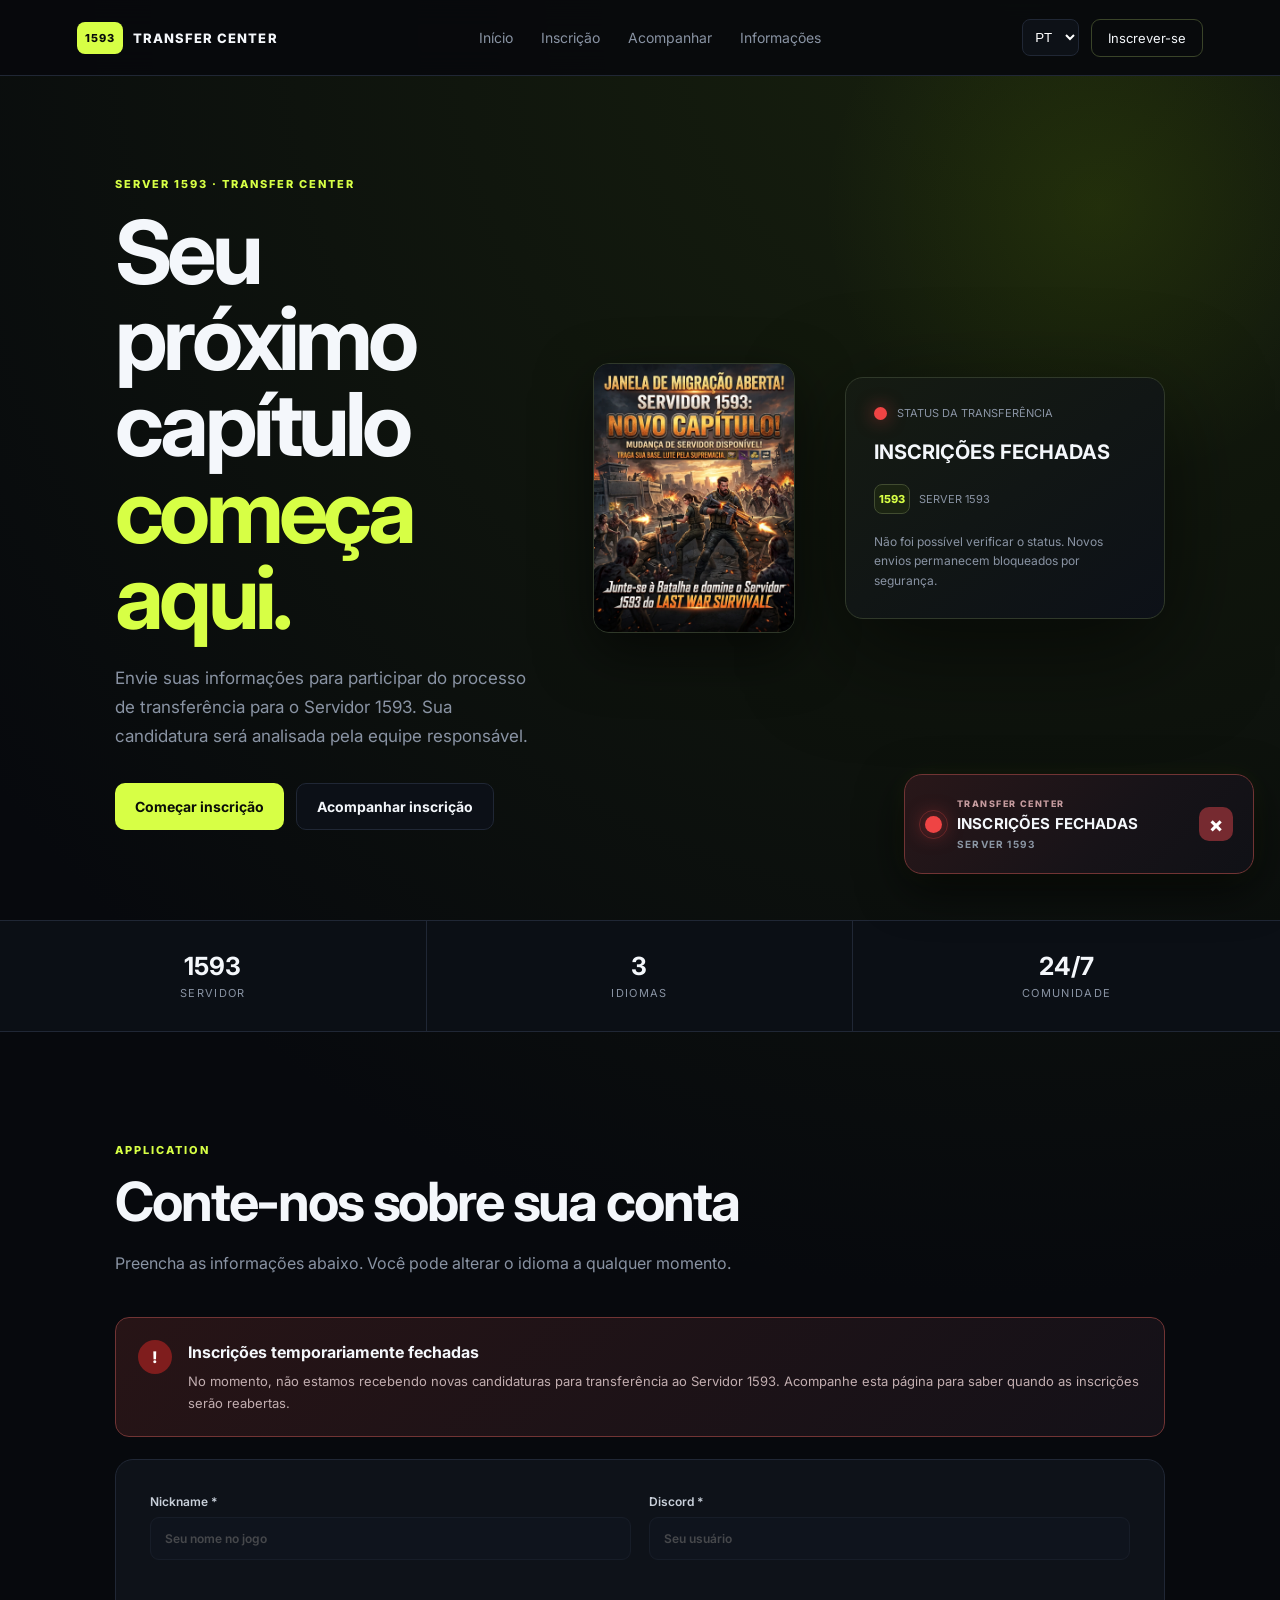
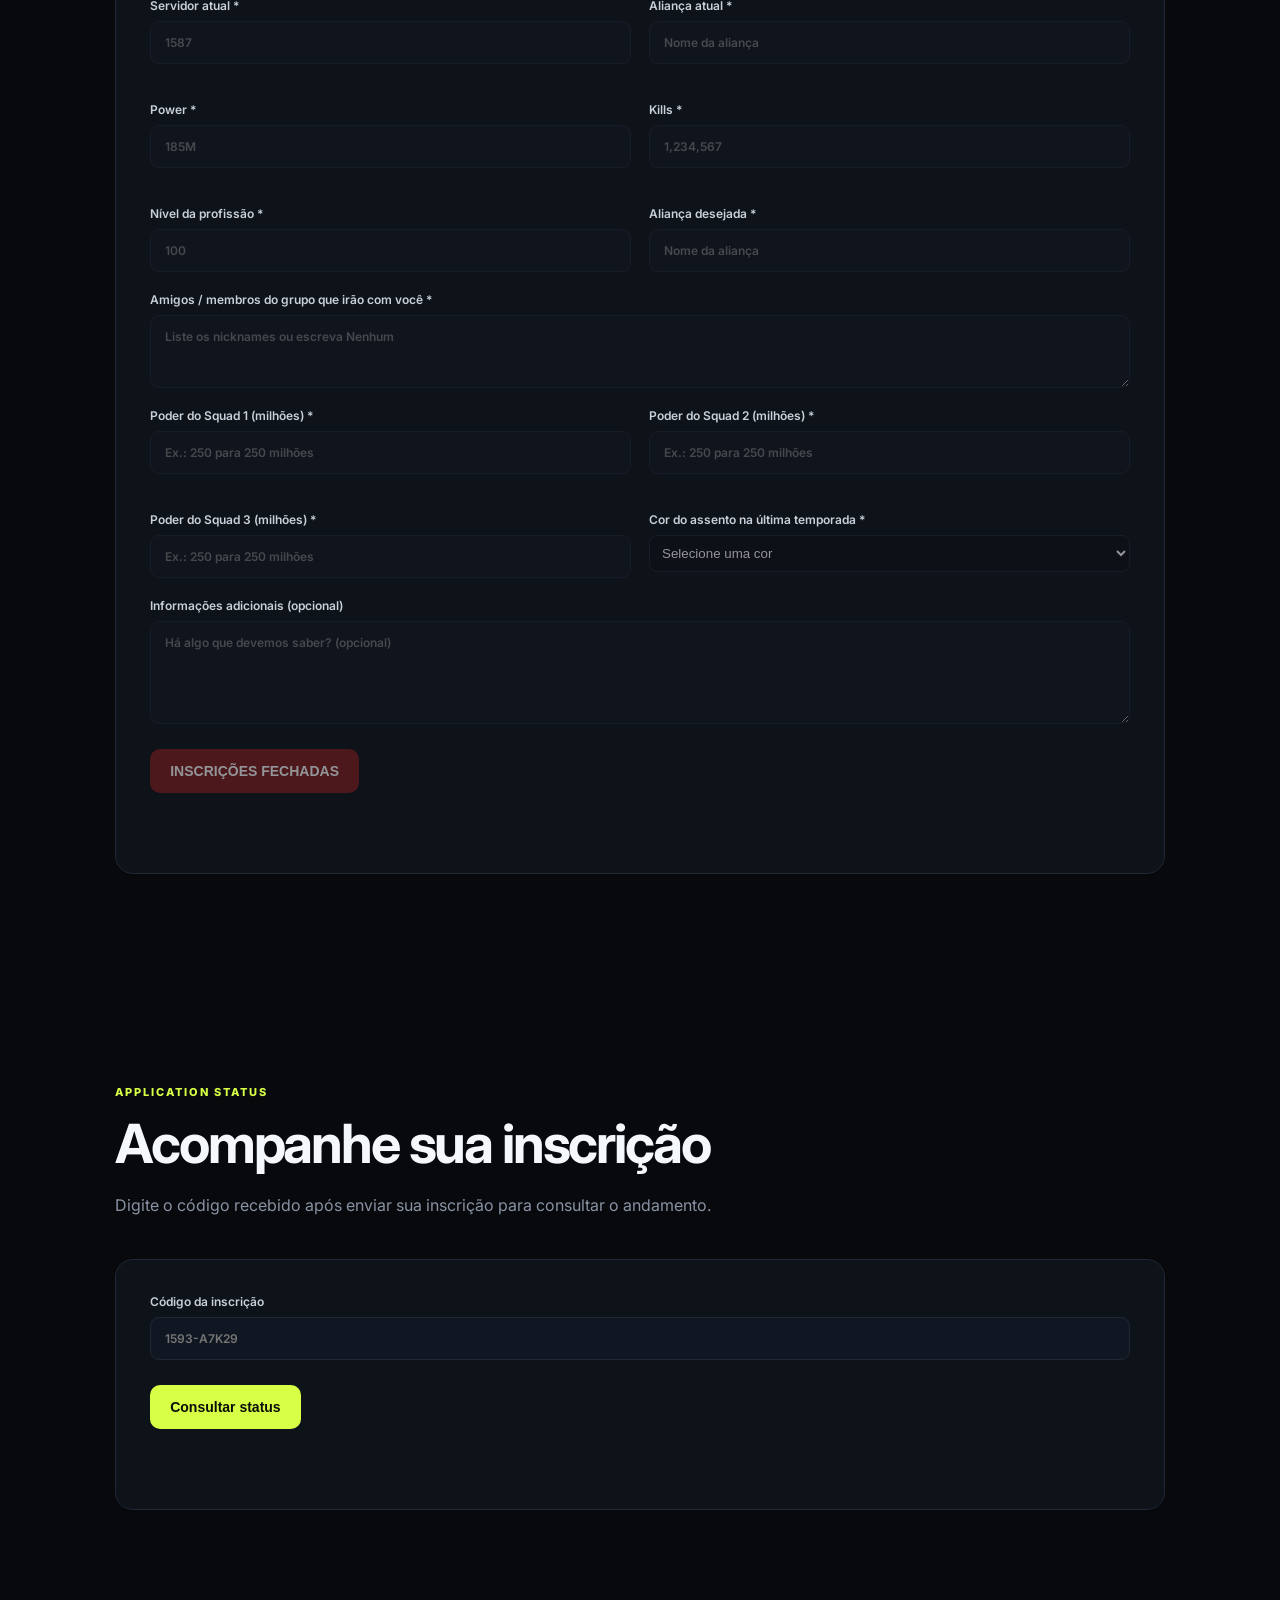
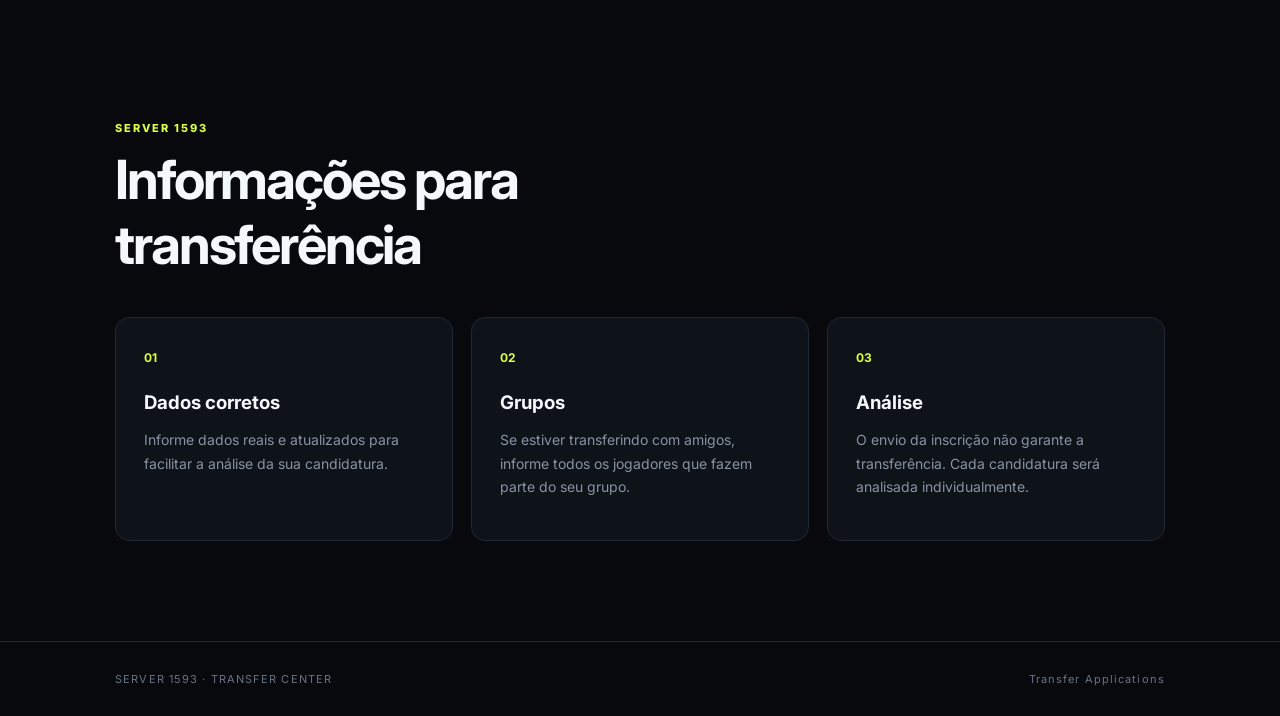
<file: index.html>
<!doctype html>
<html lang="pt-BR">
<head>
  <meta charset="UTF-8">
  <meta name="viewport" content="width=device-width, initial-scale=1.0">
  <meta name="description" content="Server 1593 Transfer Center">
  <meta name="theme-color" content="#0b0f14">
  <title>Server 1593 · Transfer Center</title>
  <link rel="stylesheet" href="./styles.css">
</head>
<body>
  <header class="nav">
    <div class="brand">
      <span class="brand-mark">1593</span>
      <span>TRANSFER CENTER</span>
    </div>

    <nav>
      <a href="#home" data-i18n="nav_home">Início</a>
      <a href="#apply" data-i18n="nav_apply">Inscrição</a>
      <a href="#status" data-i18n="nav_status">Acompanhar</a>
      <a href="#rules" data-i18n="nav_rules">Informações</a>
    </nav>

    <div class="nav-right">
      <select id="language" aria-label="Language">
        <option value="pt">PT</option>
        <option value="en">EN</option>
        <option value="es">ES</option>
      </select>
      <a class="nav-cta" href="#apply" data-i18n="nav_cta">Inscrever-se</a>
    </div>
  </header>

  <main>
    <section id="home" class="hero">
      <div class="hero-glow"></div>

      <div class="hero-copy">
        <p class="eyebrow" data-i18n="eyebrow">
          SERVER 1593 · TRANSFER CENTER
        </p>

        <h1 data-i18n="hero_title">
          Seu próximo capítulo<br><span>começa aqui.</span>
        </h1>

        <p class="lead" data-i18n="hero_lead">
          Envie suas informações para participar do processo de transferência
          para o Servidor 1593. Sua candidatura será analisada pela equipe responsável.
        </p>

        <div class="hero-actions">
          <a class="button primary" href="#apply" data-i18n="hero_button">
            Começar inscrição
          </a>
          <a class="button ghost" href="#status" data-i18n="status_button">
            Acompanhar inscrição
          </a>
        </div>
      </div>

<div class="hero-promo">
  <img
    id="transfer-banner"
    src="./images/banner-en.jpeg"
    alt="Server 1593 — Migration Window Open"
    loading="eager"
  />
</div>
      <div class="hero-card" id="transfer-status-card">
        <div class="hero-status-heading">
          <span id="public-status-dot" class="status-dot is-loading" aria-hidden="true"></span>
          <small data-i18n="status_label">STATUS DA TRANSFERÊNCIA</small>
        </div>

        <strong id="public-registration-status" aria-live="polite">
          Verificando status...
        </strong>

        <span class="server-label">
          <span class="server-symbol">1593</span>
          <span>SERVER 1593</span>
        </span>

        <p id="public-status-description" class="status-description" aria-live="polite">
          Verificando disponibilidade das inscrições.
        </p>
      </div>
    </section>

    <section class="stats">
      <div>
        <strong>1593</strong>
        <span data-i18n="stat_server">Servidor</span>
      </div>
      <div>
        <strong>3</strong>
        <span data-i18n="stat_languages">Idiomas</span>
      </div>
      <div>
        <strong>24/7</strong>
        <span data-i18n="stat_community">Comunidade</span>
      </div>
    </section>

    <section id="apply" class="section application">
      <div class="section-heading">
        <p class="eyebrow" data-i18n="application_eyebrow">APPLICATION</p>
        <h2 data-i18n="application_title">Conte-nos sobre sua conta</h2>
        <p data-i18n="application_lead">
          Preencha as informações abaixo. Você pode alterar o idioma a qualquer momento.
        </p>
      </div>

      <div id="registration-closed-notice" class="registration-notice" hidden>
        <span class="notice-icon" aria-hidden="true">!</span>
        <div>
          <h3 data-i18n="closed_title">Inscrições temporariamente fechadas</h3>
          <p data-i18n="closed_message">
            No momento, não estamos recebendo novas candidaturas para transferência ao Servidor 1593. Acompanhe esta página para saber quando as inscrições serão reabertas.
          </p>
        </div>
      </div>

      <form id="application-form" class="form-card">
        <div class="form-grid">
          <label>
            <span data-i18n="nickname">Nickname *</span>
            <input name="nickname" required maxlength="80"
              data-i18n-placeholder="nickname_ph" placeholder="Seu nome no jogo">
          </label>

          <label>
            <span data-i18n="discord">Discord *</span>
            <input name="discord" required maxlength="80"
              data-i18n-placeholder="discord_ph" placeholder="Seu usuário">
          </label>

          <label>
            <span data-i18n="current_server">Servidor atual *</span>
            <input name="current_server" type="number" required min="1" step="1"
              data-i18n-placeholder="current_server_ph" placeholder="1587">
          </label>

          <label>
            <span data-i18n="current_alliance">Aliança atual *</span>
            <input name="current_alliance" required maxlength="80"
              data-i18n-placeholder="alliance_ph" placeholder="Nome da aliança">
          </label>

          <label>
            <span data-i18n="power">Power *</span>
            <input name="power" required maxlength="30"
              data-i18n-placeholder="power_ph" placeholder="185M">
          </label>

          <label>
            <span data-i18n="kills">Kills *</span>
            <input name="kills" required maxlength="30"
              data-i18n-placeholder="kills_ph" placeholder="1,234,567">
          </label>

          <label>
            <span data-i18n="profession">Nível da profissão *</span>
            <input name="profession" type="number" required min="0" step="1"
              data-i18n-placeholder="profession_ph" placeholder="100">
          </label>

          <label>
            <span data-i18n="desired_alliance">Aliança desejada *</span>
            <input name="desired_alliance" required maxlength="80"
              data-i18n-placeholder="desired_ph" placeholder="Nome da aliança">
          </label>
        </div>

        <label>
          <span data-i18n="friends">Amigos / membros do grupo que irão com você *</span>
          <textarea name="friends" rows="3" required
            data-i18n-placeholder="friends_ph"
            placeholder="Liste os nicknames ou escreva Nenhum"></textarea>
        </label>

        <div class="form-grid">
          <label>
            <span data-i18n="squad1">Poder do Squad 1 (milhões) *</span>
            <input name="squad_1" type="number" required min="0" step="any"
              data-i18n-placeholder="squad_ph" placeholder="250">
          </label>

          <label>
            <span data-i18n="squad2">Poder do Squad 2 (milhões) *</span>
            <input name="squad_2" type="number" required min="0" step="any"
              data-i18n-placeholder="squad_ph" placeholder="180">
          </label>

          <label>
            <span data-i18n="squad3">Poder do Squad 3 (milhões) *</span>
            <input name="squad_3" type="number" required min="0" step="any"
              data-i18n-placeholder="squad_ph" placeholder="120">
          </label>

          <label>
            <span data-i18n="contact">Cor do assento na última temporada *</span>
            <select name="contact" required>
              <option value="" selected disabled data-i18n="seat_placeholder">
                Selecione uma cor
              </option>
              <option value="Dourado" data-i18n="seat_gold">Dourado</option>
              <option value="Roxo" data-i18n="seat_purple">Roxo</option>
              <option value="Azul" data-i18n="seat_blue">Azul</option>
              <option value="Branco" data-i18n="seat_white">Branco</option>
            </select>
          </label>
        </div>

        <label>
          <span data-i18n="comments">Informações adicionais (opcional)</span>
          <textarea name="comments" rows="5"
            data-i18n-placeholder="comments_ph"
            placeholder="Há algo que devemos saber?"></textarea>
        </label>

        <input type="hidden" name="language" id="form-language" value="pt">

        <button class="button primary submit" type="submit" data-i18n="submit">
          Enviar inscrição
        </button>

        <p id="form-message" class="form-message" role="status" aria-live="polite"></p>
      </form>
    </section>

    <section id="status" class="section status-section">
      <div class="section-heading">
        <p class="eyebrow" data-i18n="status_eyebrow">APPLICATION STATUS</p>
        <h2 data-i18n="status_title">Acompanhe sua inscrição</h2>
        <p data-i18n="status_description">
          Digite o código recebido após enviar sua inscrição para consultar o andamento.
        </p>
      </div>

      <div class="form-card status-card">
        <label for="application-code">
          <span data-i18n="status_code_label">Código da inscrição</span>
          <input id="application-code" type="text" maxlength="10"
            placeholder="1593-A7K29" autocomplete="off">
        </label>

        <button id="check-status" class="button primary submit" type="button" data-i18n="status_check">
          Consultar status
        </button>

        <p id="status-message" class="form-message" role="status" aria-live="polite"></p>

        <div id="status-result" class="status-result" hidden>
          <div class="status-result-code">
            <small data-i18n="status_result_code">Código da inscrição</small>
            <strong id="result-code"></strong>
          </div>
          <div class="status-result-status">
            <small data-i18n="status_result_status">Status</small>
            <strong id="result-status"></strong>
          </div>
        </div>
      </div>
    </section>

    <section id="rules" class="section rules">
      <div class="section-heading">
        <p class="eyebrow" data-i18n="info_eyebrow">SERVER 1593</p>
        <h2 data-i18n="info_title">Informações para transferência</h2>
      </div>

      <div class="rule-grid">
        <article>
          <b>01</b>
          <h3 data-i18n="rule1_title">Dados corretos</h3>
          <p data-i18n="rule1_text">
            Informe dados reais e atualizados para facilitar a análise da sua candidatura.
          </p>
        </article>
        <article>
          <b>02</b>
          <h3 data-i18n="rule2_title">Grupos</h3>
          <p data-i18n="rule2_text">
            Se estiver transferindo com amigos, informe todos os jogadores que fazem parte do seu grupo.
          </p>
        </article>
        <article>
          <b>03</b>
          <h3 data-i18n="rule3_title">Análise</h3>
          <p data-i18n="rule3_text">
            O envio da inscrição não garante a transferência. Cada candidatura será analisada individualmente.
          </p>
        </article>
      </div>
    </section>
  </main>

  <footer>
    <span>SERVER 1593 · TRANSFER CENTER</span>
    <span data-i18n="footer">Transfer Applications</span>
  </footer>

  <a id="floating-apply" class="floating-apply is-loading" href="#apply"
    aria-label="Status das inscrições" aria-live="polite">
    <span id="floating-status-dot" class="floating-status-dot" aria-hidden="true"></span>
    <span class="floating-content">
      <span class="floating-kicker">TRANSFER CENTER</span>
      <strong id="floating-status-text">Verificando status...</strong>
      <span class="floating-server">SERVER 1593</span>
    </span>
    <span id="floating-arrow" class="floating-arrow" aria-hidden="true">↗</span>
  </a>

  <script type="module" src="./app.js"></script>
</body>
</html>
</file>
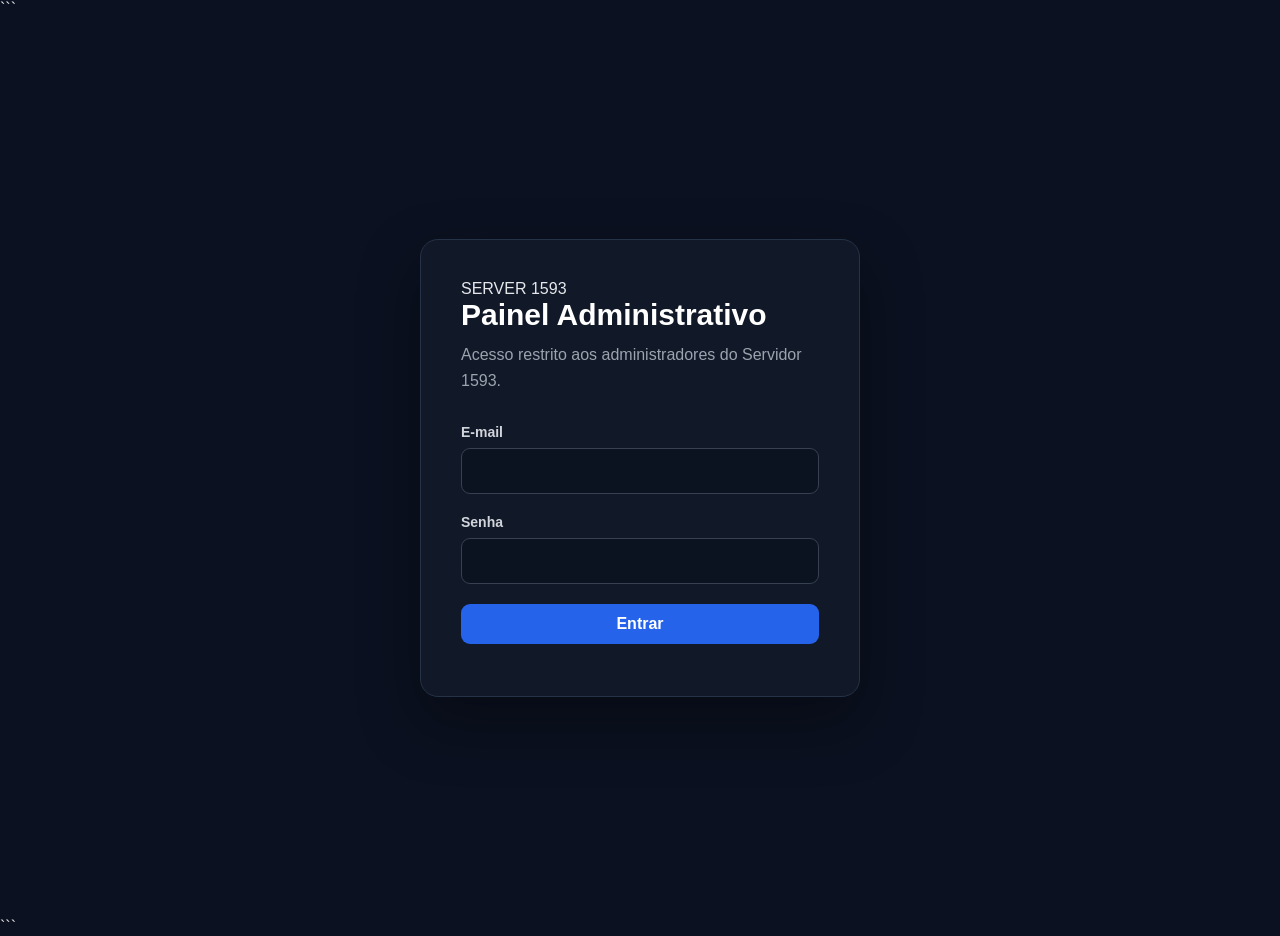
<file: admin/index.html>
<!DOCTYPE html>

<html lang="pt-BR">
<head>
  <meta charset="UTF-8">
  <meta name="viewport" content="width=device-width, initial-scale=1.0">

<meta
name="description"
content="Server 1593 - Administrative Panel"

>

  <title>Server 1593 · Admin</title>

  <link rel="stylesheet" href="admin.css">
</head>

<body>

  <main class="admin-page">

```
<!-- LOGIN -->
<section id="login-section" class="panel-section">

  <div class="login-card">

    <div class="login-header">
      <div class="eyebrow">
        SERVER 1593
      </div>

      <h1>
        Painel Administrativo
      </h1>

      <p>
        Acesso restrito aos administradores do Servidor 1593.
      </p>
    </div>

    <form id="login-form">

      <div class="field">

        <label for="admin-email">
          E-mail
        </label>

        <input
          type="email"
          id="admin-email"
          autocomplete="email"
          required
        >

      </div>

      <div class="field">

        <label for="admin-password">
          Senha
        </label>

        <input
          type="password"
          id="admin-password"
          autocomplete="current-password"
          required
        >

      </div>

      <button
        type="submit"
        class="primary-button"
      >
        Entrar
      </button>

      <div
        id="login-message"
        class="message"
        aria-live="polite"
      ></div>

    </form>

  </div>

</section>


<!-- DASHBOARD -->
<section
  id="dashboard-section"
  class="panel-section"
  hidden
>

  <header class="dashboard-header">

    <div>

      <div class="eyebrow">
        SERVER 1593 · ADMIN
      </div>

      <h1>
        Candidaturas
      </h1>

      <p id="admin-user-email"></p>

    </div>

    <button
      type="button"
      id="logout-button"
      class="secondary-button"
    >
      Sair
    </button>

  </header>
<!-- CONTROLE DE INSCRIÇÕES -->
<section class="registration-control" aria-labelledby="registration-title">
  <div class="registration-info">
    <div class="eyebrow">CONFIGURAÇÕES DO SERVIDOR</div>
    <h2 id="registration-title">Controle de inscrições</h2>

    <p id="registration-description">
      Verificando o status das inscrições...
    </p>

    <div id="registration-status" class="registration-status" aria-live="polite">
      <span class="registration-indicator"></span>
      <strong id="registration-status-text">Carregando...</strong>
    </div>
  </div>

  <div class="registration-actions">
    <button
      type="button"
      id="toggle-registrations-button"
      class="primary-button"
      disabled
    >
      Carregando...
    </button>

    <p id="registration-message" class="message" aria-live="polite"></p>
  </div>
</section>

  <!-- ESTATÍSTICAS -->

  <section class="stats-grid">

    <article class="stat-card">

      <span class="stat-label">
        Total
      </span>

      <strong id="stat-total">
        0
      </strong>

    </article>


    <article class="stat-card">

      <span class="stat-label">
        Pendentes
      </span>

      <strong id="stat-pending">
        0
      </strong>

    </article>


    <article class="stat-card">

      <span class="stat-label">
        Em análise
      </span>

      <strong id="stat-reviewing">
        0
      </strong>

    </article>


    <article class="stat-card">

      <span class="stat-label">
        Aprovadas
      </span>

      <strong id="stat-approved">
        0
      </strong>

    </article>


    <article class="stat-card">

      <span class="stat-label">
        Rejeitadas
      </span>

      <strong id="stat-rejected">
        0
      </strong>

    </article>


    <article class="stat-card">

      <span class="stat-label">
        Transferidas
      </span>

      <strong id="stat-transferred">
        0
      </strong>

    </article>

  </section>


  <!-- FILTROS -->

  <section class="filters-card">

    <div class="filter-field">

      <label for="search-input">
        Pesquisar
      </label>

      <input
        type="search"
        id="search-input"
        placeholder="Nickname, código ou Discord"
      >

    </div>


    <div class="filter-field">

      <label for="status-filter">
        Status
      </label>

      <select id="status-filter">

        <option value="all">
          Todos
        </option>

        <option value="pending">
          Pendente
        </option>

        <option value="reviewing">
          Em análise
        </option>

        <option value="approved">
          Aprovado
        </option>

        <option value="rejected">
          Rejeitado
        </option>

        <option value="transferred">
          Transferido
        </option>

        <option value="cancelled">
          Cancelado
        </option>

      </select>

    </div>


    <button
      type="button"
      id="refresh-button"
      class="secondary-button"
    >
      Atualizar
    </button>

  </section>


  <!-- LISTA -->

  <section class="applications-card">

    <div class="section-header">

      <div>

        <div class="eyebrow">
          APPLICATIONS
        </div>

        <h2>
          Inscrições recebidas
        </h2>

      </div>

      <span id="applications-count">
        0 inscrições
      </span>

    </div>


    <div
      id="applications-message"
      class="message"
      aria-live="polite"
    ></div>


    <div class="table-wrapper">

      <table>

        <thead>

          <tr>

            <th>
              Código
            </th>

            <th>
              Nickname
            </th>

            <th>
              Servidor
            </th>

            <th>
              Power
            </th>

            <th>
              Aliança
            </th>

            <th>
              Status
            </th>

            <th>
              Data
            </th>

            <th>
              Ação
            </th>

          </tr>

        </thead>

        <tbody id="applications-table-body">

        </tbody>

      </table>

    </div>

  </section>


  <!-- DETALHES -->

  <section
    id="application-details"
    class="details-card"
    hidden
  >

    <div class="section-header">

      <div>

        <div class="eyebrow">
          APPLICATION DETAILS
        </div>

        <h2 id="details-title">
          Detalhes da candidatura
        </h2>

      </div>

      <button
        type="button"
        id="close-details-button"
        class="secondary-button"
      >
        Fechar
      </button>

    </div>


    <div
      id="details-content"
      class="details-content"
    >

    </div>


    <div class="admin-actions">

      <div class="field">

        <label for="details-status">
          Status da candidatura
        </label>

        <select id="details-status">

          <option value="pending">
            Pendente
          </option>

          <option value="reviewing">
            Em análise
          </option>

          <option value="approved">
            Aprovado
          </option>

          <option value="rejected">
            Rejeitado
          </option>

          <option value="transferred">
            Transferido
          </option>

          <option value="cancelled">
            Cancelado
          </option>

        </select>

      </div>


      <div class="field">

        <label for="admin-notes">
          Observações administrativas
        </label>

        <textarea
          id="admin-notes"
          rows="5"
          placeholder="Adicione observações internas sobre esta candidatura..."
        ></textarea>

      </div>


      <button
        type="button"
        id="save-application-button"
        class="primary-button"
      >
        Salvar alterações
      </button>


      <div
        id="save-message"
        class="message"
        aria-live="polite"
      ></div>

    </div>

  </section>

</section>
```

  </main>

  <script src="admin.js"></script>

</body>
</html>
</file>
<file: styles.css>
@import url('https://fonts.googleapis.com/css2?family=Inter:wght@400;500;600;700;800&display=swap');

:root {
  --bg: #07090d;
  --panel: #0e1219;
  --panel2: #111722;
  --text: #f4f7fb;
  --muted: #8993a3;
  --line: #202735;
  --accent: #d7ff45;
  --open: #22c55e;
  --closed: #ef4444;
}

* { box-sizing: border-box; }
html { scroll-behavior: smooth; scroll-padding-top: 90px; }
body {
  margin: 0;
  background: radial-gradient(circle at 80% 0%, #17200d 0, transparent 32%), var(--bg);
  color: var(--text);
  font-family: Inter, system-ui, sans-serif;
}
a { color: inherit; text-decoration: none; }
[hidden] { display: none !important; }

.nav {
  height: 76px;
  display: flex;
  align-items: center;
  justify-content: space-between;
  padding: 0 6vw;
  border-bottom: 1px solid var(--line);
  position: sticky;
  top: 0;
  background: rgba(7,9,13,.88);
  backdrop-filter: blur(14px);
  z-index: 10;
}
.brand {
  display: flex;
  align-items: center;
  gap: 10px;
  font-weight: 800;
  letter-spacing: .08em;
  font-size: 13px;
}
.brand-mark {
  display: grid;
  place-items: center;
  height: 32px;
  padding: 0 8px;
  border-radius: 8px;
  background: var(--accent);
  color: #080b0a;
  font-size: 11px;
}
.nav nav { display: flex; gap: 28px; color: var(--muted); font-size: 14px; }
.nav nav a:hover { color: #fff; }
.nav-right { display: flex; align-items: center; gap: 12px; }
.nav-cta {
  border: 1px solid #3a4429;
  padding: 10px 16px;
  border-radius: 9px;
  font-size: 13px;
}
select {
  background: #0d1117;
  color: #fff;
  border: 1px solid var(--line);
  border-radius: 8px;
  padding: 9px 8px;
}

.hero {
  min-height: 650px;
  position: relative;
  display: flex;
  align-items: center;
  justify-content: space-between;
  gap: 50px;
  padding: 90px 9vw;
  overflow: hidden;
}
.hero-glow {
  position: absolute;
  width: 600px;
  height: 600px;
  right: -120px;
  top: -170px;
  background: radial-gradient(circle, #7da90022, transparent 65%);
  pointer-events: none;
}
.hero-copy { max-width: 720px; position: relative; z-index: 1; }
.eyebrow {
  color: var(--accent);
  font-size: 11px;
  font-weight: 800;
  letter-spacing: .18em;
}
.hero h1 {
  font-size: clamp(48px, 7vw, 88px);
  line-height: .98;
  margin: 18px 0 24px;
  letter-spacing: -.055em;
}
.hero h1 span { color: var(--accent); }
.lead { max-width: 610px; color: var(--muted); font-size: 17px; line-height: 1.7; }
.hero-actions { display: flex; flex-wrap: wrap; gap: 12px; margin-top: 32px; }

.button {
  display: inline-flex;
  align-items: center;
  justify-content: center;
  border-radius: 10px;
  padding: 14px 20px;
  font-weight: 700;
  font-size: 14px;
  border: 0;
  cursor: pointer;
  transition: transform .2s ease, background .2s ease, opacity .2s ease;
}
.button:hover { transform: translateY(-2px); }
.primary { background: var(--accent); color: #0a0d08; }
.primary:hover { background: #e4ff79; }
.ghost { border: 1px solid var(--line); background: #0c1017; }
.button:focus-visible, a:focus-visible, select:focus-visible {
  outline: 2px solid var(--accent);
  outline-offset: 4px;
}

.hero-card {
  position: relative;
  flex: 0 0 320px;
  width: 320px;
  padding: 28px;
  border: 1px solid #30392a;
  background: linear-gradient(145deg, #151b12, #0d1118);
  border-radius: 18px;
  box-shadow: 0 30px 100px #0008;
  z-index: 1;
}
.hero-status-heading { display: flex; align-items: center; gap: 10px; margin-bottom: 18px; }
.hero-card small, .hero-card span { color: var(--muted); font-size: 11px; }
.hero-card strong {
  display: block;
  font-size: 20px;
  line-height: 1.4;
  margin: 10px 0 18px;
}
.status-dot {
  flex: 0 0 auto;
  width: 13px;
  height: 13px;
  border-radius: 50%;
  background: #64748b;
  box-shadow: 0 0 14px #64748b80;
}
.status-dot.is-open { background: var(--open); box-shadow: 0 0 18px #22c55e99; }
.status-dot.is-closed { background: var(--closed); box-shadow: 0 0 18px #ef444499; }
.status-dot.is-loading { animation: status-pulse 1.4s ease-in-out infinite; }

.server-label { display: flex; align-items: center; gap: 9px; }
.server-symbol {
  display: grid;
  place-items: center;
  width: 36px;
  height: 30px;
  border-radius: 8px;
  border: 1px solid #414c30;
  background: #1b2412;
  color: var(--accent) !important;
  font-weight: 800;
}
.status-description {
  color: var(--muted);
  font-size: 12px;
  line-height: 1.6;
  margin: 18px 0 0;
}

.stats {
  display: grid;
  grid-template-columns: repeat(3, 1fr);
  border-block: 1px solid var(--line);
  background: #0b0f15;
}
.stats div { text-align: center; padding: 30px; border-right: 1px solid var(--line); }
.stats div:last-child { border: 0; }
.stats strong { display: block; font-size: 25px; }
.stats span { color: var(--muted); font-size: 11px; text-transform: uppercase; letter-spacing: .12em; }

.section { padding: 100px 9vw; }
.section-heading { max-width: 650px; margin-bottom: 40px; }
.section h2 { font-size: clamp(32px, 5vw, 54px); letter-spacing: -.04em; margin: 12px 0; }
.section-heading p:last-child { color: var(--muted); line-height: 1.7; }

.form-card {
  max-width: 1050px;
  padding: 34px;
  border: 1px solid var(--line);
  background: var(--panel);
  border-radius: 18px;
}
.form-grid { display: grid; grid-template-columns: repeat(2, 1fr); gap: 18px; }
label {
  display: flex;
  flex-direction: column;
  gap: 8px;
  color: #c9d0da;
  font-size: 12px;
  font-weight: 600;
  margin-bottom: 20px;
}
input, textarea {
  width: 100%;
  font: inherit;
  color: #fff;
  background: var(--panel2);
  border: 1px solid var(--line);
  border-radius: 9px;
  padding: 13px 14px;
  outline: none;
  resize: vertical;
}
input:focus, textarea:focus, label select:focus {
  border-color: #596e2a;
  box-shadow: 0 0 0 3px #d7ff4510;
}
input:disabled, textarea:disabled, label select:disabled {
  opacity: .55;
  cursor: not-allowed;
}
.submit { margin-top: 5px; }
.form-message { min-height: 20px; color: var(--muted); font-size: 13px; line-height: 1.6; }
#application-form button[type="submit"]:disabled {
  opacity: .55;
  cursor: not-allowed;
  transform: none;
}
#application-form button.registration-closed { background: #7f1d1d; color: #fff; }

.registration-notice {
  display: flex;
  align-items: flex-start;
  gap: 16px;
  max-width: 1050px;
  padding: 22px;
  margin: 0 0 22px;
  border: 1px solid #713434;
  border-radius: 14px;
  background: linear-gradient(135deg, #271416, #141118);
}
.notice-icon {
  display: grid;
  place-items: center;
  flex: 0 0 34px;
  width: 34px;
  height: 34px;
  border-radius: 50%;
  background: #7f1d1d;
  color: #fff;
  font-weight: 800;
}
.registration-notice h3 { margin: 2px 0 8px; font-size: 16px; }
.registration-notice p { margin: 0; color: #c2aeb0; font-size: 13px; line-height: 1.7; }

.rule-grid { display: grid; grid-template-columns: repeat(3, 1fr); gap: 18px; }
.rule-grid article { padding: 28px; border: 1px solid var(--line); background: var(--panel); border-radius: 14px; }
.rule-grid b { color: var(--accent); font-size: 12px; }
.rule-grid h3 { margin: 25px 0 10px; }
.rule-grid p { color: var(--muted); line-height: 1.65; font-size: 14px; }

.status-result {
  display: grid;
  grid-template-columns: repeat(2, minmax(0, 1fr));
  gap: 16px;
  margin-top: 22px;
  padding: 20px;
  border: 1px solid var(--line);
  border-radius: 12px;
  background: var(--panel2);
}
.status-result small { display: block; color: var(--muted); margin-bottom: 8px; }
.status-result strong { overflow-wrap: anywhere; }

footer {
  display: flex;
  justify-content: space-between;
  padding: 30px 9vw;
  border-top: 1px solid var(--line);
  color: #697382;
  font-size: 11px;
  letter-spacing: .1em;
}

/* Cartão flutuante de inscrições */
.floating-apply {
  position: fixed;
  right: 26px;
  bottom: 26px;
  z-index: 1000;
  display: flex;
  align-items: center;
  gap: 15px;
  width: min(350px, calc(100vw - 32px));
  min-height: 100px;
  padding: 18px 20px;
  border: 1px solid #46582b;
  border-radius: 18px;
  background: linear-gradient(135deg, #1b2611 0%, #101610 48%, #0d1218 100%);
  color: #f4f7fb;
  box-shadow: 0 15px 45px #000a, 0 0 25px #d7ff4510;
  animation: floating-enter .55s ease both, floating-hover 4s ease-in-out .6s infinite;
  transition: border-color .25s ease, background .25s ease, box-shadow .25s ease;
}
.floating-apply:hover {
  border-color: #a4c94b;
  box-shadow: 0 18px 50px #000b, 0 0 30px #d7ff4525;
}
.floating-status-dot {
  position: relative;
  flex: 0 0 auto;
  width: 17px;
  height: 17px;
  border-radius: 50%;
  background: #64748b;
  box-shadow: 0 0 15px #64748b80;
}
.floating-status-dot::after {
  content: "";
  position: absolute;
  inset: -6px;
  border: 1px solid currentColor;
  border-radius: 50%;
  opacity: .28;
  animation: status-ring 2s ease-out infinite;
}
.floating-content {
  display: flex;
  flex: 1;
  min-width: 0;
  flex-direction: column;
  gap: 5px;
}
.floating-kicker {
  color: #a7b28e;
  font-size: 9px;
  font-weight: 800;
  letter-spacing: .16em;
}
.floating-content strong {
  font-size: 15px;
  line-height: 1.3;
  letter-spacing: .01em;
}
.floating-server {
  color: #8b96a4;
  font-size: 10px;
  font-weight: 700;
  letter-spacing: .12em;
}
.floating-arrow {
  display: grid;
  place-items: center;
  flex: 0 0 34px;
  width: 34px;
  height: 34px;
  border-radius: 10px;
  background: #d7ff45;
  color: #101609;
  font-size: 21px;
  font-weight: 800;
  transition: transform .2s ease;
}
.floating-apply:hover .floating-arrow { transform: translate(2px, -2px); }

.floating-apply.is-open { border-color: #3b754a; }
.floating-apply.is-open .floating-status-dot {
  background: var(--open);
  color: var(--open);
  box-shadow: 0 0 20px #22c55eaa;
}
.floating-apply.is-open .floating-arrow { background: var(--accent); }

.floating-apply.registration-closed,
.floating-apply.is-closed {
  border-color: #713434;
  background: linear-gradient(135deg, #291719, #171318 60%, #101116);
}
.floating-apply.is-closed .floating-status-dot {
  background: var(--closed);
  color: var(--closed);
  box-shadow: 0 0 20px #ef4444aa;
}
.floating-apply.is-closed .floating-kicker { color: #c59b9e; }
.floating-apply.is-closed .floating-arrow {
  background: #762a30;
  color: #fff;
}
.floating-apply.is-loading { opacity: .85; }
.floating-apply:focus-visible { outline: 3px solid #fff; outline-offset: 4px; }

@keyframes floating-enter {
  from { opacity: 0; transform: translateY(16px); }
  to { opacity: 1; transform: translateY(0); }
}
@keyframes floating-hover {
  0%, 100% { translate: 0 0; }
  50% { translate: 0 -4px; }
}
@keyframes status-pulse {
  0%, 100% { opacity: 1; }
  50% { opacity: .4; }
}
@keyframes status-ring {
  0% { transform: scale(.7); opacity: .35; }
  100% { transform: scale(1.55); opacity: 0; }
}

@media (max-width: 1000px) {
  .nav { padding-inline: 4vw; }
  .nav nav { gap: 15px; }
  .hero { padding-inline: 6vw; gap: 30px; }
  .hero-card { flex-basis: 285px; width: 285px; padding: 23px; }
  .section { padding-inline: 6vw; }
}
@media (max-width: 800px) {
  .nav nav { display: none; }
  .nav { padding: 0 5vw; }
  .brand { font-size: 11px; }
  .nav-cta { display: none; }
  .hero { padding: 70px 6vw; min-height: auto; display: block; }
  .hero-card { margin-top: 45px; width: 100%; }
  .stats { grid-template-columns: 1fr; }
  .stats div { border-right: 0; border-bottom: 1px solid var(--line); }
  .section { padding: 70px 6vw; }
  .form-grid, .rule-grid { grid-template-columns: 1fr; }
  footer { padding: 25px 6vw; gap: 20px; flex-direction: column; }
}
@media (max-width: 600px) {
  .hero h1 { font-size: clamp(43px, 12vw, 64px); }
  .lead { font-size: 15px; }
  .form-card { padding: 22px 18px; }
  .floating-apply {
    right: 16px;
    bottom: 16px;
    width: min(350px, calc(100vw - 32px));
    min-height: 88px;
    padding: 15px 16px;
    gap: 12px;
    border-radius: 15px;
  }
  .floating-status-dot { width: 14px; height: 14px; }
  .floating-content strong { font-size: 13px; }
  .floating-kicker { font-size: 8px; }
  .floating-arrow { width: 30px; height: 30px; flex-basis: 30px; }
  .status-result { grid-template-columns: 1fr; }
}
@media (prefers-reduced-motion: reduce) {
  html { scroll-behavior: auto; }
  *, *::before, *::after {
    animation-duration: .01ms !important;
    animation-iteration-count: 1 !important;
    scroll-behavior: auto !important;
    transition-duration: .01ms !important;
  }
}

/* Banner promocional por idioma */
.hero-promo {
  position: relative;
  z-index: 1;
  width: min(100%, 360px);
  flex: 0 1 360px;
  margin-left: auto;
}

.hero-promo img {
  display: block;
  width: 100%;
  height: auto;
  border: 1px solid #30392a;
  border-radius: 16px;
  box-shadow: 0 20px 55px #0008;
}

@media (max-width: 800px) {
  .hero-promo {
    width: min(100%, 420px);
    margin: 35px auto 0;
  }
}
</file>
<file: admin/admin.css>
/* ======================================================
   RESET
====================================================== */

* {
    box-sizing: border-box;
}

html {
    scroll-behavior: smooth;
}

body {
    margin: 0;
    min-height: 100vh;
    font-family: Arial, Helvetica, sans-serif;
    background: #0b1120;
    color: #e5e7eb;
}

button,
input,
select,
textarea {
    font: inherit;
}

/* ======================================================
   CONTAINER
====================================================== */

.admin-container {
    width: 100%;
    max-width: 1500px;
    margin: 0 auto;
    padding: 28px;
}

/* ======================================================
   LOGIN
====================================================== */

#login-section {
    min-height: 100vh;
    display: flex;
    align-items: center;
    justify-content: center;
    padding: 30px;
}

.login-card {
    width: 100%;
    max-width: 440px;
    padding: 40px;
    background: #111827;
    border: 1px solid #263247;
    border-radius: 18px;
    box-shadow: 0 25px 60px rgba(0, 0, 0, 0.35);
}

.login-card h1 {
    margin: 0 0 10px;
    font-size: 30px;
    color: #ffffff;
}

.login-card p {
    margin: 0 0 30px;
    color: #9ca3af;
    line-height: 1.6;
}

.login-card label {
    display: block;
    margin-bottom: 8px;
    font-size: 14px;
    font-weight: 600;
    color: #d1d5db;
}

.login-card input {
    width: 100%;
    margin-bottom: 20px;
    padding: 13px 14px;
    border: 1px solid #374151;
    border-radius: 9px;
    outline: none;
    background: #0b1220;
    color: #ffffff;
    transition: border-color 0.2s, box-shadow 0.2s;
}

.login-card input:focus {
    border-color: #3b82f6;
    box-shadow: 0 0 0 3px rgba(59, 130, 246, 0.15);
}

.login-card button {
    width: 100%;
}

/* ======================================================
   BOTÕES
====================================================== */

button {
    border: 0;
    border-radius: 9px;
    padding: 11px 17px;
    cursor: pointer;
    font-weight: 700;
    transition:
        transform 0.15s,
        opacity 0.15s,
        background 0.15s;
}

button:hover {
    transform: translateY(-1px);
}

button:active {
    transform: translateY(0);
}

.primary-button {
    background: #2563eb;
    color: #ffffff;
}

.primary-button:hover {
    background: #1d4ed8;
}

.secondary-button {
    background: #1f2937;
    color: #e5e7eb;
    border: 1px solid #374151;
}

.secondary-button:hover {
    background: #273449;
}

.danger-button {
    background: #7f1d1d;
    color: #ffffff;
}

.danger-button:hover {
    background: #991b1b;
}

.view-button {
    padding: 8px 13px;
    background: #1d4ed8;
    color: #ffffff;
    font-size: 13px;
}

.view-button:hover {
    background: #2563eb;
}

/* ======================================================
   DASHBOARD HEADER
====================================================== */

.dashboard-header {
    display: flex;
    align-items: center;
    justify-content: space-between;
    gap: 20px;
    margin-bottom: 30px;
    padding: 24px 28px;
    background: #111827;
    border: 1px solid #263247;
    border-radius: 16px;
}

.dashboard-header h1 {
    margin: 0 0 7px;
    color: #ffffff;
    font-size: 28px;
}

.dashboard-header p {
    margin: 0;
    color: #9ca3af;
}

.admin-user {
    display: flex;
    align-items: center;
    gap: 14px;
}

.admin-user-email {
    color: #cbd5e1;
    font-size: 14px;
}

/* ======================================================
   ESTATÍSTICAS
====================================================== */

.stats-grid {
    display: grid;
    grid-template-columns: repeat(6, minmax(0, 1fr));
    gap: 14px;
    margin-bottom: 25px;
}

.stat-card {
    padding: 20px;
    background: #111827;
    border: 1px solid #263247;
    border-radius: 14px;
}

.stat-card-label {
    margin-bottom: 10px;
    color: #9ca3af;
    font-size: 13px;
    font-weight: 600;
    text-transform: uppercase;
    letter-spacing: 0.04em;
}

.stat-card-value {
    color: #ffffff;
    font-size: 30px;
    font-weight: 800;
}

/* ======================================================
   FILTROS
====================================================== */

.filters-card {
    display: flex;
    align-items: end;
    gap: 14px;
    margin-bottom: 20px;
    padding: 20px;
    background: #111827;
    border: 1px solid #263247;
    border-radius: 14px;
}

.filter-group {
    flex: 1;
}

.filter-group label {
    display: block;
    margin-bottom: 7px;
    color: #9ca3af;
    font-size: 13px;
    font-weight: 600;
}

.filter-group input,
.filter-group select {
    width: 100%;
    padding: 11px 12px;
    background: #0b1220;
    color: #ffffff;
    border: 1px solid #374151;
    border-radius: 8px;
    outline: none;
}

.filter-group input:focus,
.filter-group select:focus {
    border-color: #3b82f6;
}

.filters-actions {
    display: flex;
    gap: 10px;
}

/* ======================================================
   TABELA
====================================================== */

.applications-card {
    overflow: hidden;
    background: #111827;
    border: 1px solid #263247;
    border-radius: 16px;
}

.applications-card-header {
    display: flex;
    align-items: center;
    justify-content: space-between;
    gap: 15px;
    padding: 20px 22px;
    border-bottom: 1px solid #263247;
}

.applications-card-header h2 {
    margin: 0;
    color: #ffffff;
    font-size: 20px;
}

.applications-count {
    color: #9ca3af;
    font-size: 14px;
}

.table-wrapper {
    width: 100%;
    overflow-x: auto;
}

table {
    width: 100%;
    border-collapse: collapse;
    min-width: 900px;
}

thead {
    background: #0b1220;
}

th {
    padding: 14px 16px;
    color: #9ca3af;
    font-size: 12px;
    font-weight: 700;
    text-align: left;
    text-transform: uppercase;
    letter-spacing: 0.04em;
    white-space: nowrap;
}

td {
    padding: 15px 16px;
    border-top: 1px solid #1f2937;
    color: #dbe3ef;
    font-size: 14px;
    vertical-align: middle;
}

tbody tr {
    transition: background 0.15s;
}

tbody tr:hover {
    background: #172033;
}

/* ======================================================
   STATUS
====================================================== */

.status-badge {
    display: inline-flex;
    align-items: center;
    justify-content: center;
    min-width: 90px;
    padding: 5px 10px;
    border-radius: 999px;
    font-size: 12px;
    font-weight: 700;
}

.status-pending {
    background: rgba(245, 158, 11, 0.15);
    color: #fbbf24;
}

.status-reviewing {
    background: rgba(59, 130, 246, 0.15);
    color: #60a5fa;
}

.status-approved {
    background: rgba(34, 197, 94, 0.15);
    color: #4ade80;
}

.status-rejected {
    background: rgba(239, 68, 68, 0.15);
    color: #f87171;
}

.status-transferred {
    background: rgba(168, 85, 247, 0.15);
    color: #c084fc;
}

.status-cancelled {
    background: rgba(107, 114, 128, 0.15);
    color: #9ca3af;
}

/* ======================================================
   DETALHES
====================================================== */

#application-details {
    margin-top: 25px;
    padding: 26px;
    background: #111827;
    border: 1px solid #263247;
    border-radius: 16px;
}

#application-details[hidden] {
    display: none;
}

.details-header {
    display: flex;
    align-items: center;
    justify-content: space-between;
    gap: 20px;
    margin-bottom: 25px;
    padding-bottom: 20px;
    border-bottom: 1px solid #263247;
}

.details-header h2 {
    margin: 0;
    color: #ffffff;
    font-size: 24px;
}

.details-grid {
    display: grid;
    grid-template-columns: repeat(2, minmax(0, 1fr));
    gap: 12px;
}

.detail-item {
    padding: 15px;
    background: #0b1220;
    border: 1px solid #1f2937;
    border-radius: 10px;
}

.detail-label {
    display: block;
    margin-bottom: 7px;
    color: #6b7280;
    font-size: 12px;
    font-weight: 700;
    text-transform: uppercase;
    letter-spacing: 0.04em;
}

.detail-value {
    color: #e5e7eb;
    line-height: 1.5;
    white-space: pre-wrap;
    word-break: break-word;
}

/* ======================================================
   CONTROLES DE ANÁLISE
====================================================== */

.analysis-controls {
    display: grid;
    grid-template-columns: 260px 1fr;
    gap: 18px;
    margin-top: 25px;
}

.analysis-field {
    display: flex;
    flex-direction: column;
}

.analysis-field label {
    margin-bottom: 8px;
    color: #9ca3af;
    font-size: 13px;
    font-weight: 700;
}

.analysis-field select,
.analysis-field textarea {
    width: 100%;
    padding: 12px;
    background: #0b1220;
    color: #ffffff;
    border: 1px solid #374151;
    border-radius: 9px;
    outline: none;
}

.analysis-field select:focus,
.analysis-field textarea:focus {
    border-color: #3b82f6;
}

.analysis-field textarea {
    min-height: 130px;
    resize: vertical;
    line-height: 1.5;
}

.analysis-actions {
    display: flex;
    justify-content: flex-end;
    align-items: center;
    gap: 12px;
    margin-top: 20px;
}

/* ======================================================
   MENSAGENS
====================================================== */

.message {
    margin-top: 12px;
    color: #9ca3af;
    font-size: 14px;
}

.message.success {
    color: #4ade80;
}

.message.error {
    color: #f87171;
}

/* ======================================================
   HIDDEN
====================================================== */

[hidden] {
    display: none !important;
}

/* ======================================================
   RESPONSIVO
====================================================== */

@media (max-width: 1200px) {
    .stats-grid {
        grid-template-columns: repeat(3, minmax(0, 1fr));
    }
}

@media (max-width: 800px) {
    .admin-container {
        padding: 16px;
    }

    .dashboard-header {
        flex-direction: column;
        align-items: flex-start;
    }

    .admin-user {
        width: 100%;
        justify-content: space-between;
    }

    .filters-card {
        flex-direction: column;
        align-items: stretch;
    }

    .filters-actions {
        width: 100%;
    }

    .filters-actions button {
        flex: 1;
    }

    .details-grid {
        grid-template-columns: 1fr;
    }

    .analysis-controls {
        grid-template-columns: 1fr;
    }
}

@media (max-width: 600px) {
    #login-section {
        padding: 16px;
    }

    .login-card {
        padding: 28px 22px;
    }

    .stats-grid {
        grid-template-columns: repeat(2, minmax(0, 1fr));
    }

    .stat-card {
        padding: 16px;
    }

    .stat-card-value {
        font-size: 24px;
    }

    .applications-card-header {
        align-items: flex-start;
        flex-direction: column;
    }

    #application-details {
        padding: 18px;
    }

    .details-header {
        align-items: flex-start;
        flex-direction: column;
    }
}

/* Status da candidatura */
#details-status {
    display: block;
    width: 100%;
    min-height: 46px;
    margin-top: 8px;
    padding: 12px 14px;

    color: #f1f5f9;
    background-color: #111827;

    border: 1px solid #374151;
    border-radius: 8px;

    font-size: 14px;
    font-family: inherit;

    cursor: pointer;
    outline: none;

    transition: border-color 0.2s ease, box-shadow 0.2s ease;
}

#details-status:focus {
    border-color: #22c55e;
    box-shadow: 0 0 0 3px rgba(34, 197, 94, 0.12);
}

#details-status option {
    color: #f1f5f9;
    background-color: #111827;
}

/* Observações administrativas */
#admin-notes {
    display: block;
    width: 100%;
    min-height: 130px;
    margin-top: 8px;
    padding: 14px;

    color: #f1f5f9;
    background-color: #111827;

    border: 1px solid #374151;
    border-radius: 8px;

    font-size: 14px;
    font-family: inherit;
    line-height: 1.6;

    resize: vertical;
    outline: none;

    transition: border-color 0.2s ease, box-shadow 0.2s ease;
}

#admin-notes::placeholder {
    color: #9ca3af;
    opacity: 0.8;
}

#admin-notes:focus {
    border-color: #22c55e;
    box-shadow: 0 0 0 3px rgba(34, 197, 94, 0.12);
}

/* Rótulos dos dois campos */
label[for="details-status"],
label[for="admin-notes"] {
    display: block;
    margin-top: 18px;

    color: #e5e7eb;
    font-size: 14px;
    font-weight: 600;
}

/* ======================================================
   CONTROLE DE INSCRIÇÕES
====================================================== */

.registration-control {
    display: flex;
    align-items: center;
    justify-content: space-between;
    gap: 24px;
    margin-bottom: 25px;
    padding: 26px 28px;
    background: linear-gradient(135deg, #111827, #101b20);
    border: 1px solid #263b3a;
    border-radius: 16px;
}

.registration-info {
    min-width: 0;
}

.registration-control h2 {
    margin: 10px 0;
    color: #ffffff;
    font-size: 22px;
}

.registration-control p {
    color: #9ca3af;
    line-height: 1.5;
}

.registration-status {
    display: inline-flex;
    align-items: center;
    gap: 10px;
    margin-top: 8px;
    padding: 9px 13px;
    border: 1px solid #374151;
    border-radius: 999px;
    background: #0b1220;
    font-size: 13px;
}

.registration-indicator {
    width: 10px;
    height: 10px;
    flex-shrink: 0;
    border-radius: 50%;
    background: #9ca3af;
}

.registration-status.is-open {
    color: #86efac;
    border-color: #166534;
}

.registration-status.is-open .registration-indicator {
    background: #22c55e;
    box-shadow: 0 0 12px #22c55e88;
}

.registration-status.is-closed {
    color: #fca5a5;
    border-color: #7f1d1d;
}

.registration-status.is-closed .registration-indicator {
    background: #ef4444;
    box-shadow: 0 0 12px #ef444488;
}

.registration-actions {
    width: min(100%, 260px);
    flex-shrink: 0;
}

#toggle-registrations-button {
    width: 100%;
    min-height: 48px;
    background: #65a30d;
    color: #ffffff;
}

#toggle-registrations-button:hover:not(:disabled) {
    background: #4d7c0f;
}

#toggle-registrations-button.is-close-action {
    background: #991b1b;
}

#toggle-registrations-button.is-close-action:hover:not(:disabled) {
    background: #b91c1c;
}

#toggle-registrations-button:disabled {
    cursor: wait;
    opacity: 0.6;
}

#registration-message {
    margin-bottom: 0;
}

@media (max-width: 800px) {
    .registration-control {
        flex-direction: column;
        align-items: stretch;
        padding: 22px;
    }

    .registration-actions {
        width: 100%;
    }
}
</file>
